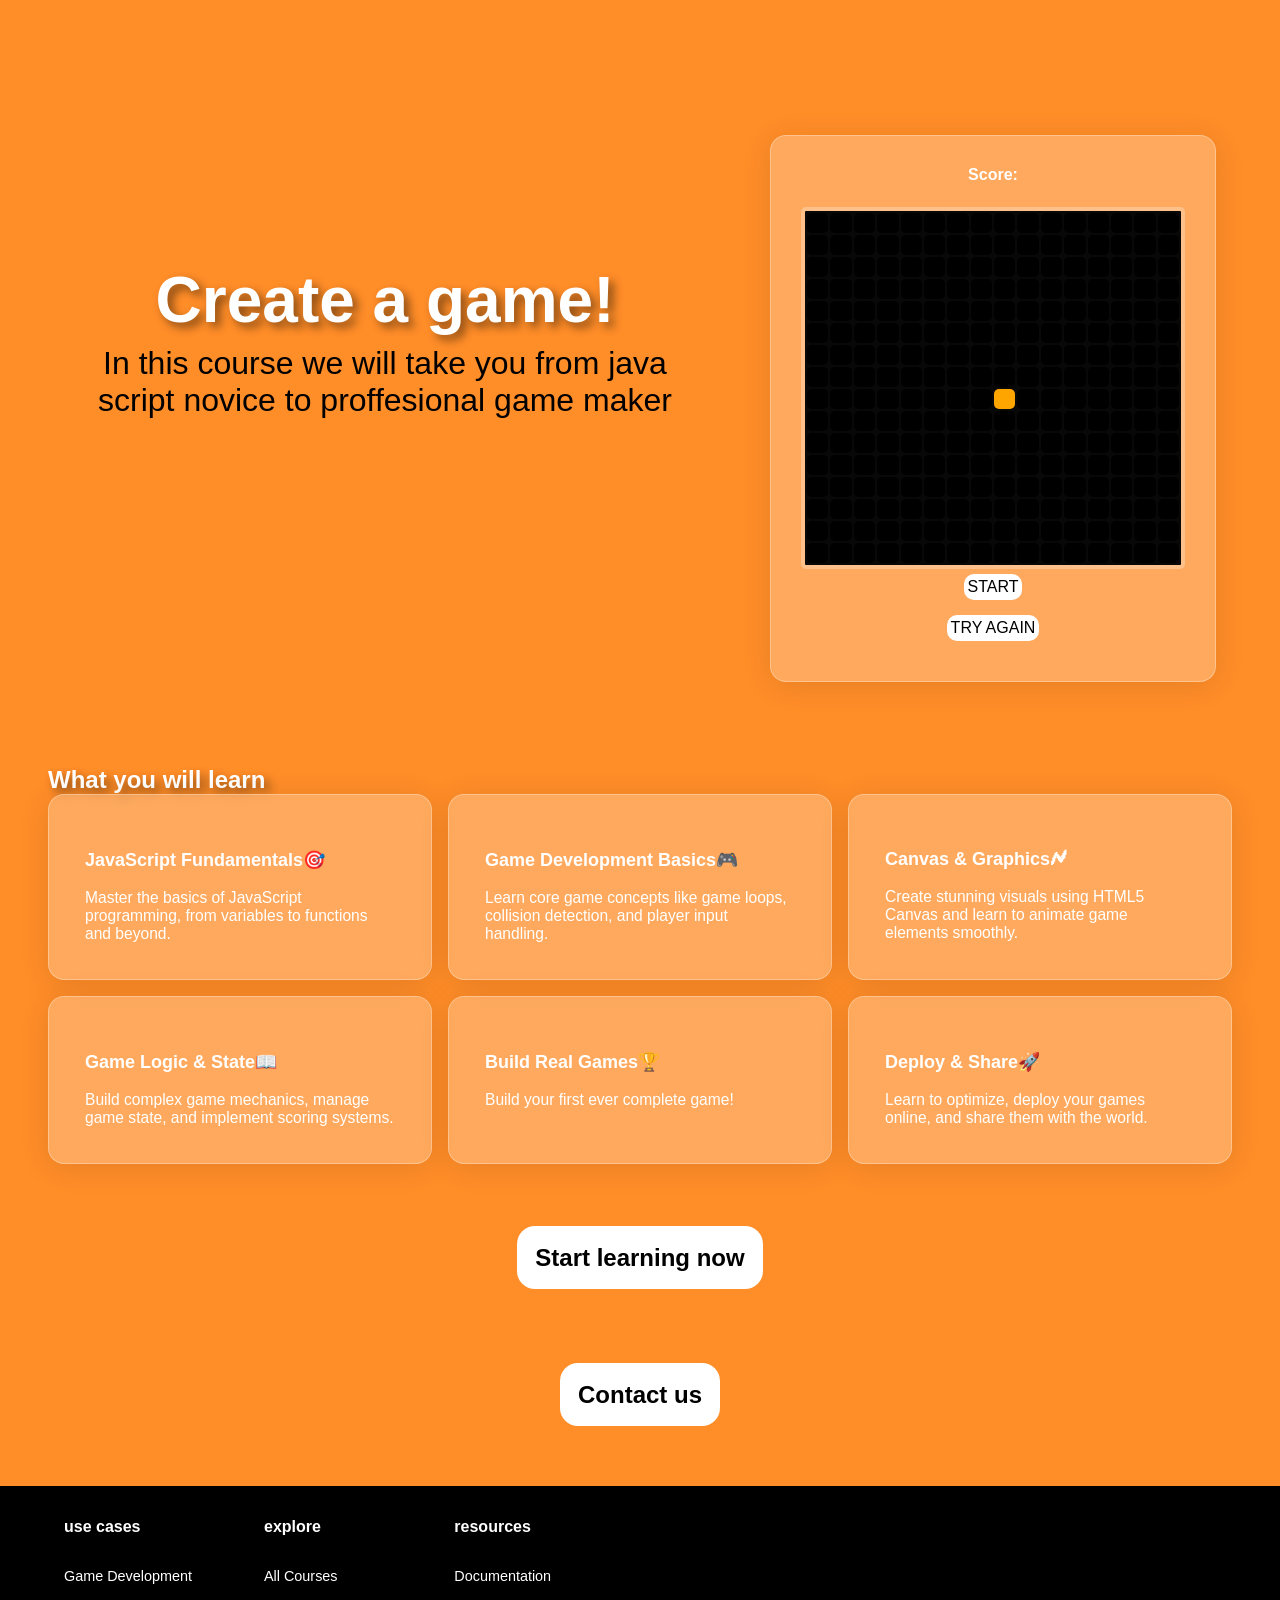
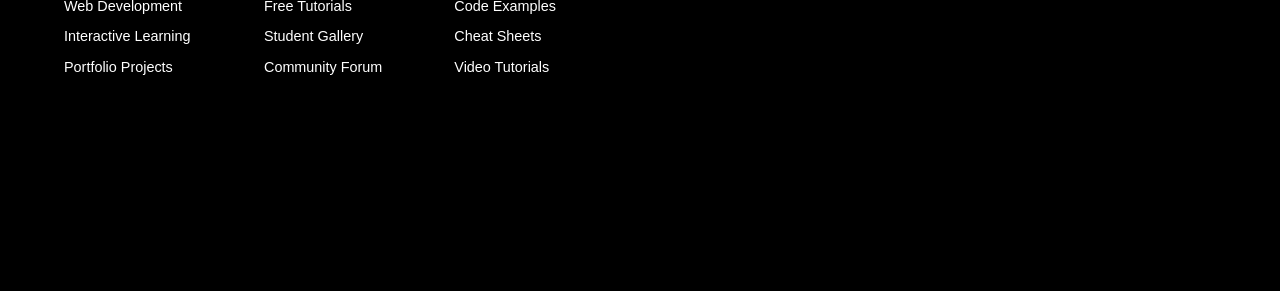
<file: index.htm>
<!DOCTYPE html>
<html lang="en">
<head>
    <meta charset="UTF-8">
    <meta name="viewport" content="width=device-width, initial-scale=1.0">
    <title>Hemsida</title>
    <link rel="stylesheet" href="Index.css">
</head>
<body>
    <div class="Section1">
    <div class="Head">
    <h1>Create a game!</h1>
    <p>In this course we will take you from java script novice to proffesional game maker</p>
    </div>


<div class="game">
<div class="score-header">
  Score: <span id="score" class="score"></span>
</div>
<table id="grid" class="grid"></table>

<div onclick="startCountdown()" class="btnStart btnSnake" id="btnStart">Start</div>
<div onclick="restart()" id="btnRestart" class="btnRestart btnSnake">try again</div>
</div>
<script src="Snakegame/Snake.js"></script>

</div>

    <div class="Courses">
        <h2>What you will learn</h2>
        <div class="group">
            <div class="card">
                
                 <h1>JavaScript Fundamentals🎯</h1>
                 <p>Master the basics of JavaScript programming, from variables to functions and beyond.</p>
            </div>

            <div class="card">
                <h1>Game Development Basics🎮</h1>
                 <p>Learn core game concepts like game loops, collision detection, and player input handling.</p>
            </div>

            <div class="card">
                                                <h1>Canvas & Graphics🗲</h1>
                 <p>Create stunning visuals using HTML5 Canvas and learn to animate game elements smoothly.</p>
            </div>

            <div class="card">
                                                 <h1>Game Logic & State📖</h1>
                 <p>Build complex game mechanics, manage game state, and implement scoring systems.</p>
            </div>

            <div class="card">
                                                                  <h1>Build Real Games🏆</h1>
                 <p>Build your first ever complete game!</p>
            </div>

            <div class="card">
                                                                  <h1>Deploy & Share🚀</h1>
                 <p>Learn to optimize, deploy your games online, and share them with the world.</p>
            </div>
        </div>
    </div>

    <div class="Coursbtn">
       <a href="Courses.htm">Start learning now</a>
    </div>
    <div class="Coursbtn">
       <a href="Contact.htm">Contact us</a>
    </div>

    <footer>
<div class="list">
        <ul>
            <li class="first">use cases</li>
        </ul>

        <ul>
            <li>Game Development</li>
        </ul>

        <ul>
            <li>Web Development</li>
        </ul>

        <ul>
            <li>Interactive Learning</li>
        </ul>

        <ul>
            <li>Portfolio Projects</li>
        </ul>
</div>

<div class="list">
        <ul>
            <li class="first">explore</li>
        </ul>

        <ul>
            <li>All Courses</li>
        </ul>

        <ul>
            <li>Free Tutorials</li>
        </ul>

        <ul>
            <li>Student Gallery</li>
        </ul>

        <ul>
            <li>Community Forum</li>
        </ul>
</div>

<div class="list">
        <ul>
            <li class="first">resources</li>
        </ul>

        <ul>
            <li>Documentation</li>
        </ul>

        <ul>
            <li>Code Examples</li>
        </ul>

        <ul>
            <li>Cheat Sheets</li>
        </ul>

        <ul>
            <li>Video Tutorials</li>
        </ul>
</div>

    </footer>
</body>
</html>
</file>
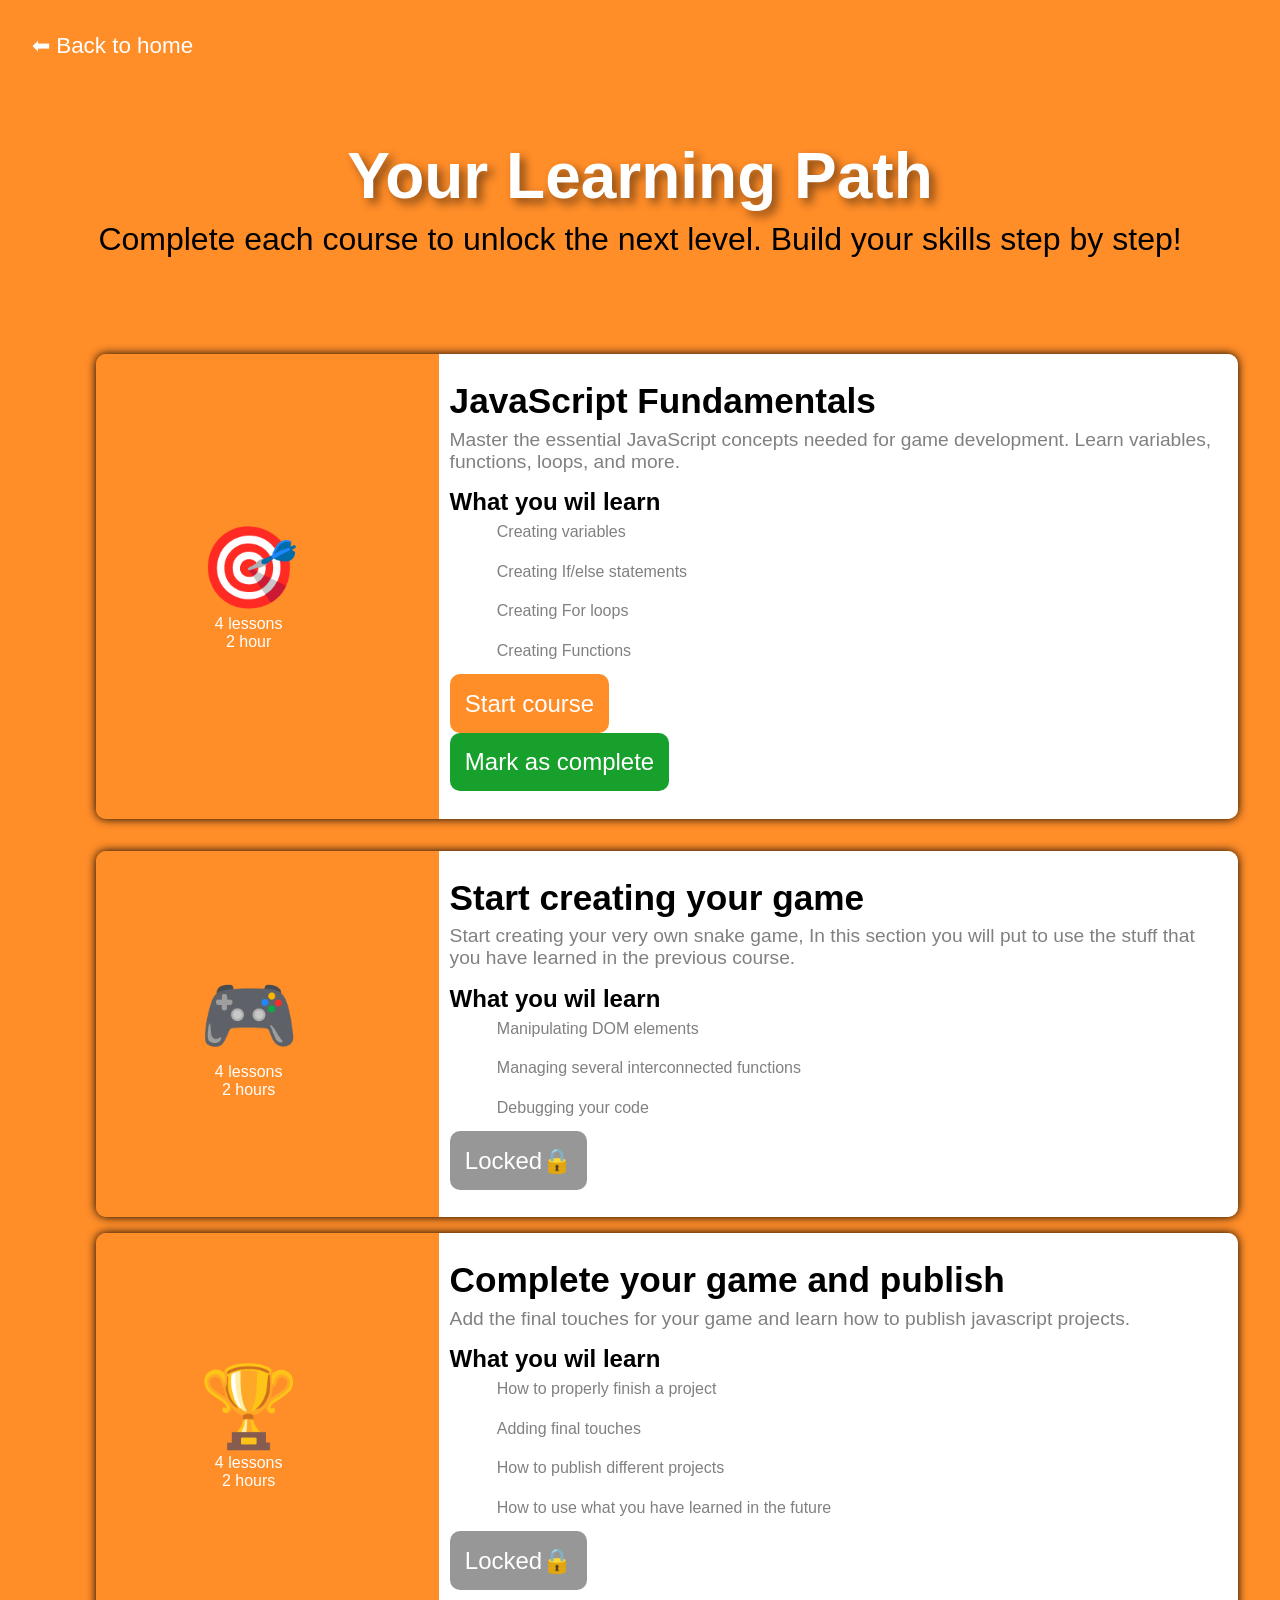
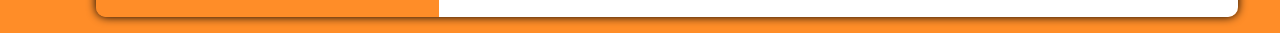
<file: Courses.htm>
<!DOCTYPE html>
<html lang="en">
<head>
    <meta charset="UTF-8">
    <meta name="viewport" content="width=device-width, initial-scale=1.0">
    <title>Courses</title>
    <link rel="stylesheet" href="Courses.css">
</head>
<body>
<a href="index.htm" class="back">⬅ Back to home</a>
    <div class="Head">
    <h1>Your Learning Path</h1>
    <p>Complete each course to unlock the next level. 
        Build your skills step by step!</p>
    </div>

    <div class="group">
            <div class="card">

                <div class="logo">
                    <h1>🎯</h1>
                    
                        <p>4 lessons</p>
                        <p>2 hour</p>
                    
                    <div class="Status">
                        <p class="Cmplt" id="Cmplt">Completed</p>
                    </div>

                </div>

                <div class="text">
                 <h1>JavaScript Fundamentals</h1>
                 <p>Master the essential JavaScript concepts needed for game development. Learn variables, functions, loops, and more.</p>


                 <h2>What you wil learn</h2>
                 <ul>
                    <li>Creating variables</li>
                 </ul>
                <ul>
                    <li>Creating If/else statements</li>
                 </ul>
                 <ul>
                    <li>Creating For loops</li>
                 </ul>
                  <ul>
                    <li>Creating Functions</li>
                 </ul>

                 <a href="Course1.htm" class="Strtbtn" id="Strtbtn" >Start course</a>
                 <a href="Course1.htm" class="revbtn" id="Revbtn" >Review Course</a>
                 <a class="Dnbutton" id="Dnbutton" onclick="Completecourse()">Mark as complete</a>
                 </div>
            </div>
    </div>
            <div class="group">
            <div class="card">

                <div class="logo">
                    <h1>🎮</h1>
                    
                        <p>4 lessons</p>
                        <p>2 hours</p>
                    
                    <div class="Status">
                        <p class="Cmplt" id="Cmplt2">Completed</p>
                    </div>

                </div>

                <div class="text">
                 <h1>Start creating your game</h1>
                 <p>Start creating your very own snake game, In this section you will put to use the stuff that you have learned in the previous course.</p>


                 <h2>What you wil learn</h2>
                 <ul>
                    <li>Manipulating DOM elements</li>
                 </ul>
                <ul>
                    <li>Managing several interconnected functions</li>
                 </ul>
                 <ul>
                    <li>Debugging your code</li>
                 </ul>

                <button  class="locked" id="Lockedbtn">Locked🔒</button>

                 <a href="Course2.htm" class="Strtbtn" id="Strtbtn2" >Start course</a>
                 <a href="Course2.htm" class="revbtn" id="Revbtn2" >Review Course</a>
                 <a class="Dnbutton" id="Dnbutton2" onclick="Completecourse2()" >Mark as complete</a>
                 </div>
            </div>

            <div class="card">

                <div class="logo">
                    <h1>🏆</h1>
                    
                        <p>4 lessons</p>
                        <p>2 hours</p>
                    
                    <div class="Status">
                        <p class="Cmplt" id="Cmplt3">Completed</p>
                    </div>

                </div>

                <div class="text">
                 <h1>Complete your game and publish</h1>
                 <p>Add the final touches for your game and learn how to publish javascript projects.</p>


                 <h2>What you wil learn</h2>
                 <ul>
                    <li>How to properly finish a project</li>
                 </ul>
                <ul>
                    <li>Adding final touches</li>
                 </ul>
                 <ul>
                    <li>How to publish different projects</li>
                 </ul>
                  <ul>
                    <li>How to use what you have learned in the future</li>
                 </ul>

                 <button  class="locked" id="Lockedbtn2">Locked🔒</button>


                 <a href="Course3.htm" class="Strtbtn" id="Strtbtn3" >Start course</a>
                 <a href="Course3.htm" class="revbtn" id="Revbtn3" >Review Course</a>
                 <a class="Dnbutton" id="Dnbutton3" onclick="Completecourse3()" >Mark as complete</a>
                 </div>
            </div>
        
    </div>

    <script src="Courses.js"></script>
</body>
</html>
</file>
<file: Index.css>
* {
    margin: 0;
    font-style: none;
    font-family: "Roboto Condensed", sans-serif;
    box-sizing: border-box;
}

body {
    background-color: #FF8D28;
    display: flex;
    flex-direction: column;
}

.Head {
    margin: auto;
    text-align: center;
    color: white;
    padding: 5em;
}

.Head h1 {
    font-size: 4em;
    text-shadow: 5px 5px 10px rgba(0, 0, 0, 0.477);
}

.Head p {
    margin-top: .25em;
    font-size: 2em;
    color: black;
}

.group {
    display: grid;
    grid-template-columns: repeat(3, 1fr);
    gap: 1rem;
    width: 100%;
    max-width: 1200px;
    margin: 0 auto;
}

.card {
    background: rgba(255, 255, 255, 0.25);
    border-radius: 16px;
    box-shadow: 0 4px 30px rgba(0, 0, 0, 0.1);
    backdrop-filter: blur(5px);
    -webkit-backdrop-filter: blur(5px);
    border: 1px solid rgba(255, 255, 255, 0.3);
    color: white;
    padding: 1.5em;
    width: 100%;
    transition: 250ms;
}

.card:hover {
    background: rgba(255, 255, 255, 0.432);
    transform: scale(1.05);
}

.card h1 {
    font-weight: 600;
    font-size: .75em;
    margin-bottom: 2vh;
    margin-top: 2vh;
}

.card p {
    font-weight: 200;
    font-size: .65em;
}

.Courses {
    padding: 2em;
    margin-top: 1.5em;
    font-size: 1.5em;
}

.Courses h2 {
    color: white;
    font-size: 1em;
    text-shadow: 5px 5px 10px rgba(0, 0, 0, 0.477);
}

footer {
    display: flex;
    padding: .5em;
    color: white;
    background-color: black;
    height: 45vh;
}

.list {
    margin: .5em;
    padding: .5em;
}

.list h2 {
    font-size: 1em;
}

.list li {
    margin-top: 1em;
    font-size: .9em;
    list-style: none;
}

li.first {
    margin-top: .5em;
    font-size: 1em;
    list-style: none;
    font-weight: 700;
    margin-bottom: 2em;
}

td {
    width: 30px;
    height: 20px;
    border: none;
    margin: 0px;
    padding: 0px;
    border-radius: 5px;
    background: rgb(0, 0, 0);
}

.grid {
    margin: 0 auto;
    background: rgb(8, 8, 8);
    height: auto;
    width: 30vw;
    border-style: solid;
    border-color: #ffc08a;
    border-radius: 5px;
    border-width: .25em;
}

.btnStart {
    margin-top: 1em;
    width: 100%;
    padding: .5em;
    cursor: pointer;
    text-align: center;
}

.btnRestart {
    background-color: #8247c2;
    display: none;
    margin-top: 50px;
}

.btnSnake {
    margin-bottom: 10px;
    border-radius: 10px;
    text-transform: uppercase;
    text-decoration: none;
    padding: .25em;
    background-color: #ffffff;
    transition: .25s;
    width: max-content;
    margin-left: auto;
    margin-right: auto;
    cursor: pointer;
    color: rgb(0, 0, 0);
    margin-top: 5px;
    display: block;
}

.btnSnake:hover {
    background-color: #e7e7e7;
}

.score-header {
    color: white;
    font-weight: 600;
    margin: 0 auto 2.5vh auto;
    width: 100%;
    text-align: center;
}

.Section1 {
    display: flex;
    justify-content: center;
    align-items: flex-start;
}

.game {
    background: rgba(255, 255, 255, 0.25);
    border-radius: 16px;
    box-shadow: 0 4px 30px rgba(0, 0, 0, 0.1);
    backdrop-filter: blur(5px);
    -webkit-backdrop-filter: blur(5px);
    border: 1px solid rgba(255, 255, 255, 0.3);
    width: 35vw;
    height: auto;
    margin-top: 15vh;
    margin-right: 5vw;
    padding: 30px;
    display: flex;
    flex-direction: column;
    align-items: center;
}

.Coursbtn {
    margin-left: auto;
    margin-right: auto;
    margin-bottom: 5vh;
    width: max-content;
    padding: 2em;
}

.Coursbtn a {
    padding: .75em;
    border: none;
    background-color: white;
    font-size: 1.5em;
    font-weight: 550;
    border-radius: .75em;
    transition: 250ms;
    color: black;
    text-decoration: none;
}

.Coursbtn button:hover {
    transform: scale(1.05);
}

@media (max-width: 1100px) {
    .Section1 {
        flex-direction: column;
        align-items: center;
    }
    
    .game {
        width: 90%;
        max-width: 500px;
        margin-right: 0;
        margin-top: 5vh;
    }

    .group {
        grid-template-columns: repeat(2, 1fr);
        padding: 20px;
    }
}

@media (max-width: 618px) {
    .game {
        display: none;
    }

    .group {
        grid-template-columns: 1fr;
    }

    .Head h1 {
        font-size: 2em;
    }

    footer {
        height: auto;
        flex-direction: column;
    }
}
</file>
<file: Courses.css>
*{
    margin: 0;
    font-style: none;
  font-family: "Roboto Condensed", sans-serif;
  list-style: none;
  text-decoration: none;
}

body{
    background-color: #FF8D28;
    display: flex;
    flex-direction: column;
}

.back{
    color: white;
    text-decoration: none;
    font-size: 1.4rem;
       margin-left: 2.5%;
    margin-top: 2.5%;
}

.Head{
   margin: auto;
   text-align: center;
   color: white;
   padding: 5em;
}

.Head h1{
    font-size: 4em;
       text-shadow: 5px 5px 10px rgba(0, 0, 0, 0.477);
}

.Head p{
    margin-top: .25em;
    font-size: 2em;
    color: black;

    
}

.group{
    display: grid;
    grid-template-columns: 1 1 auto;
    grid-gap: 1em;
    padding: 1em;
    margin-left: auto;
    margin-right: auto;
    
}

.card{

   color: #000000;
    padding: 1.5em;
    border-radius: 1em;
    width: 85vw;
    transition: 250ms ;
    
    display: flex;
    background: linear-gradient(to right, #FF8D28 0%, #FF8D28 30%, white 0%, white 70%);
        
    padding: 2.5%;
    box-shadow: 0px 0px 10px 0px black;
    border-radius: 10px;
    
    transition: 250ms;
}

.card:hover{
 transform: scale(1.05);
}

.text{
  
    width: 70%;
    margin-left: auto;
}

.text h1{
    font-size: 2.2rem;
}

.text p{
    color: grey;
    margin-bottom: 2%;
    margin-top: 1%;
    font-size: 1.2rem;
    
}

.text ul li{
    color: grey;
    padding: 1%;
    margin-bottom: 1%;

    
}



.Strtbtn{
    background-color: #FF8D28 ;
    border: none;
    color: white;
    padding: 2%;
    font-size: 1.5rem;
    border-radius: 10px;
    display: none;
     width: max-content;
}

.locked{
    background-color: #979797 ;
    border: none;
    color: white;
    padding: 2%;
    font-size: 1.5rem;
    border-radius: 10px;
}

.revbtn{
    background-color: #979797 ;
    border: none;
    color: white;
    padding: 2%;
    font-size: 1.5rem;
    border-radius: 10px;
    display: none;
    width: max-content;
}




.revbtn:hover{
    background-color: #8e8e8e;
}

.Dnbutton{
    background-color: #18a02c ;
    border: none;
    color: white;
    padding: 2%;
    font-size: 1.5rem;
    border-radius: 10px;
    display: none;
     width: max-content;
}




.Strtbtn:hover{
    background-color: #d87b28 ;
}

.Dnbutton:hover{
        background-color: #158626 ;
}


.logo{
    margin: auto;
    color: white;
    text-align: center;
}

.logo h1{
    font-size: 5rem;
}

.Cmplt{
 color: #18a02c;
 font-weight: 1000;
 text-shadow: 5px 5px 5px rgba(0, 0, 0, 0.177);
 display: none;

}

.Onging{
 font-weight: 1000;
 color: #ff3628;
 text-shadow: 5px 5px 5px rgba(0, 0, 0, 0.177);
 display: none;
}

@media (max-width: 425px) {
    .Head {
        padding: 2.5em 1em;
    }

    .Head h1 {
        font-size: 2.5rem;
    }

    .Head p {
        font-size: 1.2rem;
    }

    .group {
        display: flex;
        flex-direction: column;
        align-items: center;
        width: 100%;
        padding: 10px;
    }

    .card {
        width: 90%;
        flex-direction: column;
        background: white;
        padding: 20px;
        margin-bottom: 1em;
    }

    .logo {
        margin-bottom: 1.5rem;
    }

    .logo h1 {
        font-size: 3rem;
        color: #FF8D28;
    }

    .text {
        width: 100%;
        text-align: center;
    }

    .text h1 {
        font-size: 1.5rem;
    }

    .text p, 
    .text ul li {
        font-size: 1rem;
    }

    .Strtbtn, 
    .revbtn, 
    .Dnbutton {
        width: 100%;
        padding: 15px;
        margin-top: 10px;
    }
}
</file>
